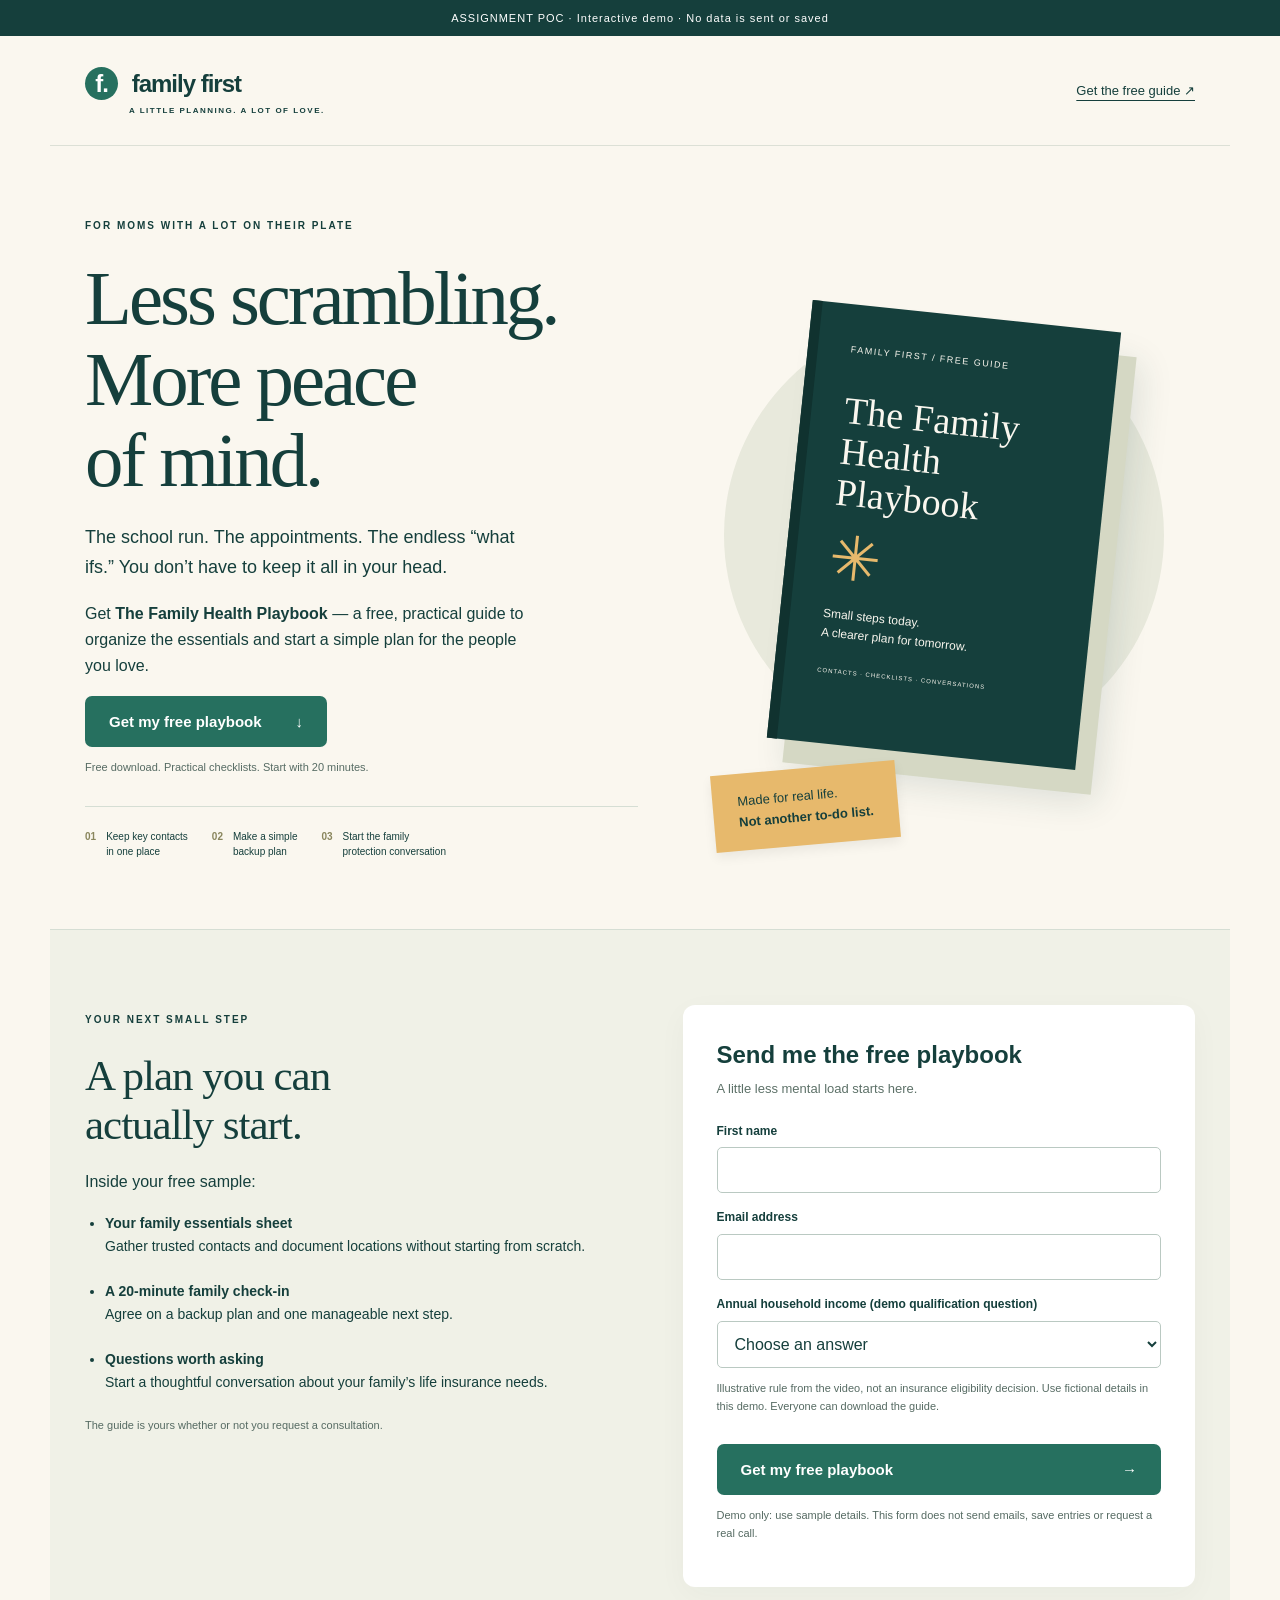
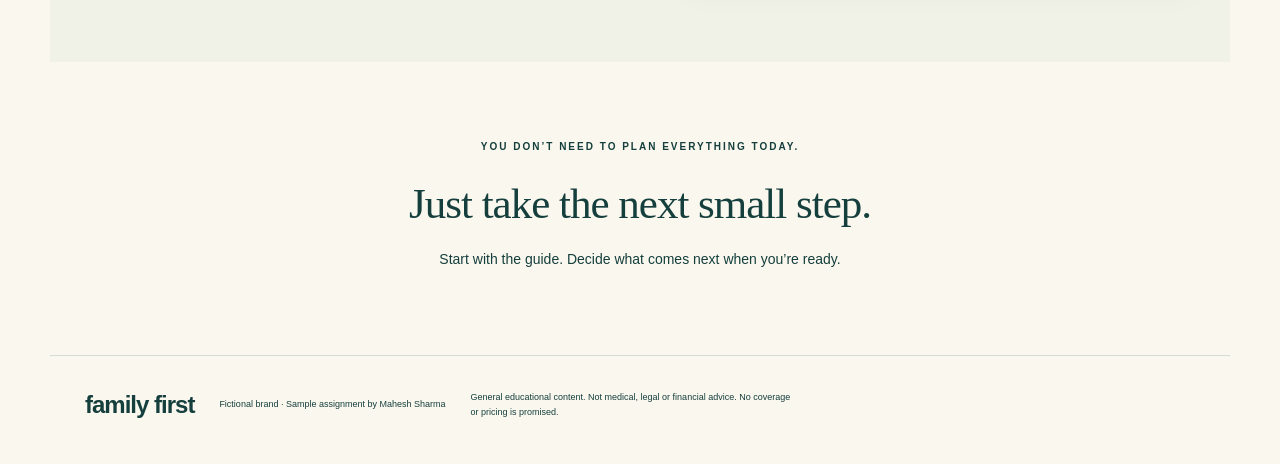
<file: index.html>
<!doctype html><html lang="en"><head><meta charset="utf-8"><meta name="viewport" content="width=device-width,initial-scale=1"><title>Family First | Free Family Health Playbook</title><link rel="stylesheet" href="style.css"></head><body>
<div class="demo">ASSIGNMENT POC · Interactive demo · No data is sent or saved</div>
<header><a href="index.html" class="brand"><span class="mark">f.</span> family first<span class="brand-sub">A LITTLE PLANNING. A LOT OF LOVE.</span></a><a class="nav-cta" href="#download">Get the free guide ↗</a></header>
<main><section class="hero"><div><span class="eyebrow">FOR MOMS WITH A LOT ON THEIR PLATE</span><h1>Less scrambling.<br>More peace<br>of mind.</h1><p class="intro">The school run. The appointments. The endless “what ifs.” You don’t have to keep it all in your head.</p><p>Get <strong>The Family Health Playbook</strong> — a free, practical guide to organize the essentials and start a simple plan for the people you love.</p><a class="button" href="#download">Get my free playbook <span>↓</span></a><p class="micro">Free download. Practical checklists. Start with 20 minutes.</p><div class="benefits"><div><b>01</b><span>Keep key contacts<br>in one place</span></div><div><b>02</b><span>Make a simple<br>backup plan</span></div><div><b>03</b><span>Start the family<br>protection conversation</span></div></div></div><div class="art"><div class="circle"></div><div class="book"><span>FAMILY FIRST / FREE GUIDE</span><h2>The Family<br>Health<br>Playbook</h2><div class="leaf">✳</div><p>Small steps today.<br>A clearer plan for tomorrow.</p><small>CONTACTS · CHECKLISTS · CONVERSATIONS</small></div><div class="note">Made for real life.<br><strong>Not another to-do list.</strong></div></div></section>
<section class="download" id="download"><div><span class="eyebrow">YOUR NEXT SMALL STEP</span><h2>A plan you can<br>actually start.</h2><p>Inside your free sample:</p><ul><li><strong>Your family essentials sheet</strong><br>Gather trusted contacts and document locations without starting from scratch.</li><li><strong>A 20-minute family check-in</strong><br>Agree on a backup plan and one manageable next step.</li><li><strong>Questions worth asking</strong><br>Start a thoughtful conversation about your family’s life insurance needs.</li></ul><p class="micro">The guide is yours whether or not you request a consultation.</p></div>
<form id="lead-form"><h3>Send me the free playbook</h3><p class="form-intro">A little less mental load starts here.</p><label for="first-name">First name</label><input id="first-name" name="first_name" autocomplete="given-name" required maxlength="80"><label for="email">Email address</label><input id="email" name="email" type="email" autocomplete="email" required maxlength="254"><label for="income">Annual household income (demo qualification question)</label><select id="income" name="income_band" required><option value="">Choose an answer</option><option value="over">Over $100,000</option><option value="under">$100,000 or less</option><option value="unknown">Prefer not to say</option></select><p class="micro">Illustrative rule from the video, not an insurance eligibility decision. Use fictional details in this demo. Everyone can download the guide.</p><div id="offer" hidden><label class="optin"><input type="checkbox" id="consult" name="consultation_requested"><span><strong>Yes — help me understand how life insurance could help protect my family’s financial future.</strong><br>I’d like a no-obligation conversation with a life insurance advisor, who may contact me about this request. This is optional — I’ll get the playbook either way.</span></label></div><div id="call-fields" hidden><label for="phone">Phone number</label><input id="phone" name="phone" type="tel" autocomplete="tel"><label for="time">Preferred callback window</label><select id="time" name="callback_window"><option value="">Select a window (optional)</option>Morning</option><option>Afternoon</option><option>Evening</option></select><p class="micro">Callback windows are preferences, not confirmed appointments. Live form should also capture your time zone.</p></div><button type="submit">Get my free playbook <span>→</span></button><p class="micro">Demo only: use sample details. This form does not send emails, save entries or request a real call.</p></form></section>
<section class="closing"><span class="eyebrow">YOU DON’T NEED TO PLAN EVERYTHING TODAY.</span><h2>Just take the next small step.</h2><p>Start with the guide. Decide what comes next when you’re ready.</p></section></main><footer><span class="brand">family first</span><p>Fictional brand · Sample assignment by Mahesh Sharma</p><p>General educational content. Not medical, legal or financial advice. No coverage or pricing is promised.</p></footer><script src="app.js"></script></body></html>
</file>
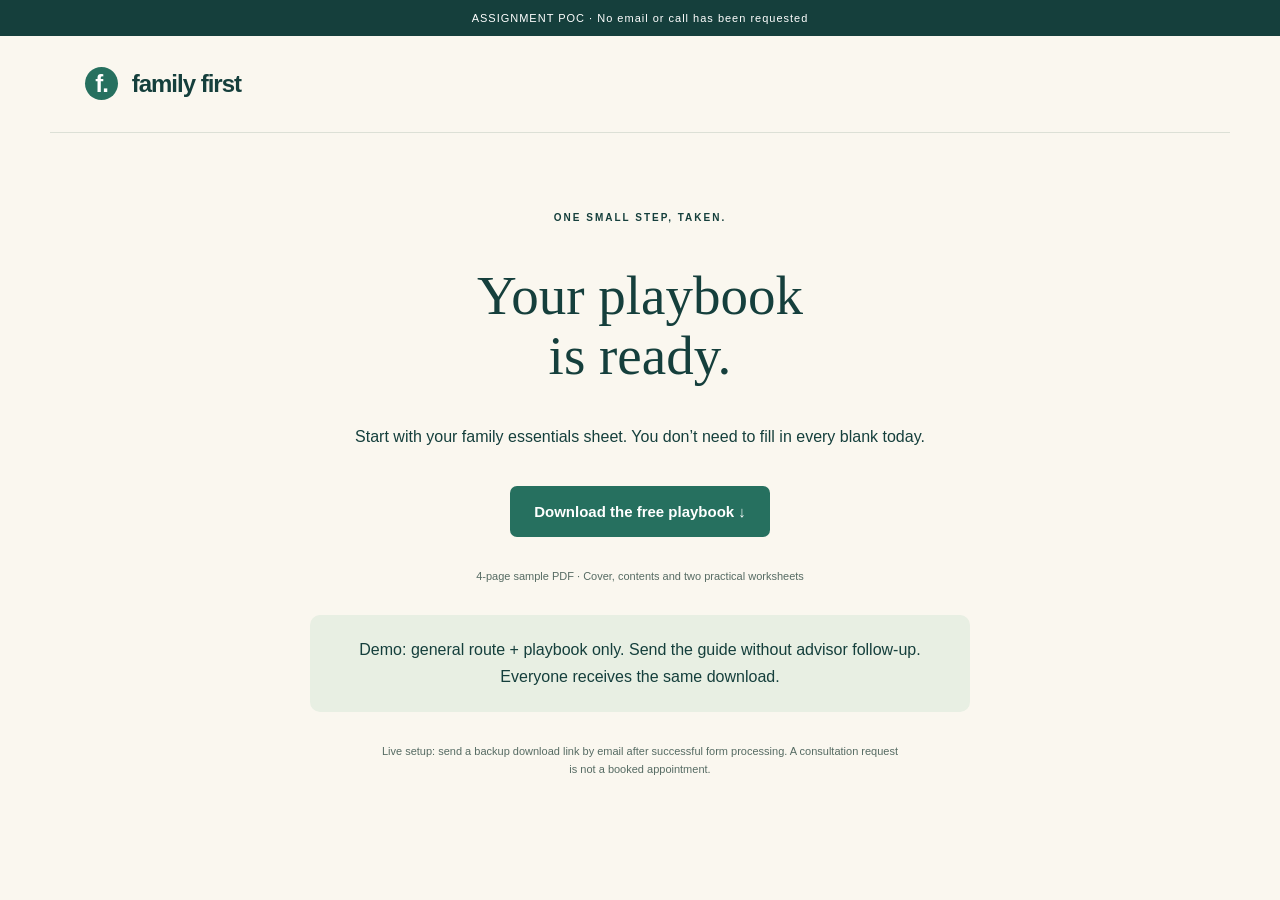
<file: thank-you.html>
<!doctype html><html lang="en"><head><meta charset="utf-8"><meta name="viewport" content="width=device-width,initial-scale=1"><title>Your playbook is ready | Family First</title><link rel="stylesheet" href="style.css"></head><body><div class="demo">ASSIGNMENT POC · No email or call has been requested</div><header><a class="brand" href="index.html"><span class="mark">f.</span> family first</a></header><main class="thanks"><span class="eyebrow">ONE SMALL STEP, TAKEN.</span><h1>Your playbook<br>is ready.</h1><p>Start with your family essentials sheet. You don’t need to fill in every blank today.</p><a class="button" href="Family-Health-Playbook.pdf" download>Download the free playbook ↓</a><p class="micro">4-page sample PDF · Cover, contents and two practical worksheets</p><div class="status" id="consult-status" role="status"></div><div id="optional-next" hidden><p>Prefer to explore life insurance options too? You can return to the form and choose the optional consultation.</p><a class="reset" href="index.html#download">Return to the form</a></div><p class="micro">Live setup: send a backup download link by email after successful form processing. A consultation request is not a booked appointment.</p></main><script src="app.js"></script></body></html>
</file>
<file: style.css>
:root{--ink:#153f3c;--green:#26705f;--paper:#faf7ef;--gold:#e7b96c}*{box-sizing:border-box}body{margin:0;background:var(--paper);color:var(--ink);font:16px/1.65 Arial,sans-serif}.demo{background:var(--ink);color:white;text-align:center;font-size:11px;letter-spacing:1px;padding:9px 15px}header,main,footer{max-width:1180px;margin:auto}header{padding:28px 35px;display:flex;justify-content:space-between;align-items:center;border-bottom:1px solid #dce0d6}a{color:inherit}.brand{text-decoration:none;font-size:24px;font-weight:700;letter-spacing:-1px;position:relative}.brand-sub{display:block;font-size:8px;letter-spacing:1.5px;margin-left:44px}.mark{display:inline-flex;background:var(--green);color:white;width:33px;height:33px;align-items:center;justify-content:center;border-radius:50%;margin-right:8px}.nav-cta{font-size:13px;text-underline-offset:5px}.hero{padding:65px 35px 70px;display:grid;grid-template-columns:1.1fr 1fr;gap:55px}.eyebrow{font-size:10px;letter-spacing:2px;font-weight:700}.hero h1{font:normal clamp(50px,6vw,78px)/1.05 Georgia,serif;letter-spacing:-3px;margin:22px 0}.intro{font-size:18px;max-width:440px}.hero p{max-width:460px}.button,button{display:inline-flex;background:var(--green);color:white;text-decoration:none;border:none;border-radius:7px;padding:17px 24px;font:700 15px Arial;justify-content:space-between;gap:34px;cursor:pointer}.micro{font-size:11px;line-height:1.65;color:#566b63}.benefits{display:flex;gap:24px;border-top:1px solid #d5ded4;padding-top:22px;margin-top:30px}.benefits div{display:flex;gap:10px;font-size:10px;line-height:1.5}.benefits b{color:#89865d}.art{position:relative;display:flex;justify-content:center;align-items:center;min-height:570px}.circle{position:absolute;background:#e8e9dc;border-radius:50%;width:440px;height:440px}.book{position:relative;background:var(--ink);color:var(--paper);width:310px;height:440px;padding:30px 33px;transform:rotate(6deg);box-shadow:18px 23px 0 #d5d8c4,23px 30px 35px #153f3c22;border-left:10px solid #10322f}.book>span{font-size:9px;letter-spacing:1.5px}.book h2{font:38px/1.07 Georgia;margin:30px 0 12px}.book p{font-size:12px;line-height:1.6}.book small{font-size:6px;letter-spacing:1px}.leaf{font-size:62px;color:var(--gold);line-height:1.1}.note{position:absolute;bottom:14px;left:20px;background:var(--gold);padding:17px 25px;transform:rotate(-5deg);font-size:13px;box-shadow:0 5px 12px #0001}.download{border-top:1px solid #d5ded4;display:grid;grid-template-columns:1fr 1fr;gap:85px;padding:75px 35px;background:#f0f1e7;scroll-margin-top:20px}.download h2,.closing h2{font:43px/1.14 Georgia;letter-spacing:-1px;margin:20px 0}ul{padding-left:20px}li{margin-bottom:22px;font-size:14px}form{background:white;padding:34px;border-radius:12px;box-shadow:0 8px 30px #153f3c09}h3{font-size:24px;line-height:1.3;margin:0}.form-intro{font-size:13px;color:#5d7168;margin:8px 0 22px}label:not(.optin){display:block;font-size:12px;font-weight:700;margin:15px 0 6px}input:not([type=checkbox]),select{width:100%;padding:13px;border:1px solid #bac9c2;border-radius:5px;font-size:16px;background:white;color:var(--ink)}.optin{display:flex;align-items:flex-start;gap:10px;padding:17px 13px;margin:24px 0;background:#f3f5ed;border-radius:6px;font-size:12px;line-height:1.6}input[type=checkbox]{margin-top:5px;accent-color:var(--green);width:18px;height:18px;flex-shrink:0}button{width:100%;margin-top:18px}.closing{text-align:center;padding:70px 25px}.closing p{font-size:14px}footer{border-top:1px solid #d5ded4;padding:25px 35px 35px;display:flex;gap:25px;align-items:center}footer p{font-size:9px;max-width:320px}a:focus-visible,button:focus-visible,input:focus-visible,select:focus-visible{outline:3px solid #bf852d;outline-offset:4px}[hidden]{display:none!important}.thanks{max-width:720px;padding:70px 30px;margin:auto;text-align:center;min-height:70vh}.thanks h1{font:55px/1.1 Georgia}.status{background:#e8efe3;padding:22px;border-radius:10px;margin:30px 0}.thanks .button{margin:20px 0}.thanks .micro{max-width:520px;margin:10px auto}.reset{display:block;font-size:13px;margin:24px}
@media(max-width:760px){header{padding:22px}.brand-sub{display:none}.nav-cta{font-size:11px}.hero{grid-template-columns:1fr;padding:40px 24px;gap:0}.hero h1{font-size:58px}.art{min-height:520px}.circle{width:320px;height:320px}.book{width:280px;height:420px}.benefits{gap:12px}.download{grid-template-columns:1fr;padding:45px 22px;gap:25px}.download h2{font-size:36px}form{padding:25px 20px}footer{display:block;padding:25px}.closing h2{font-size:35px}.thanks h1{font-size:42px}.note{bottom:0;left:0}}
</file>
